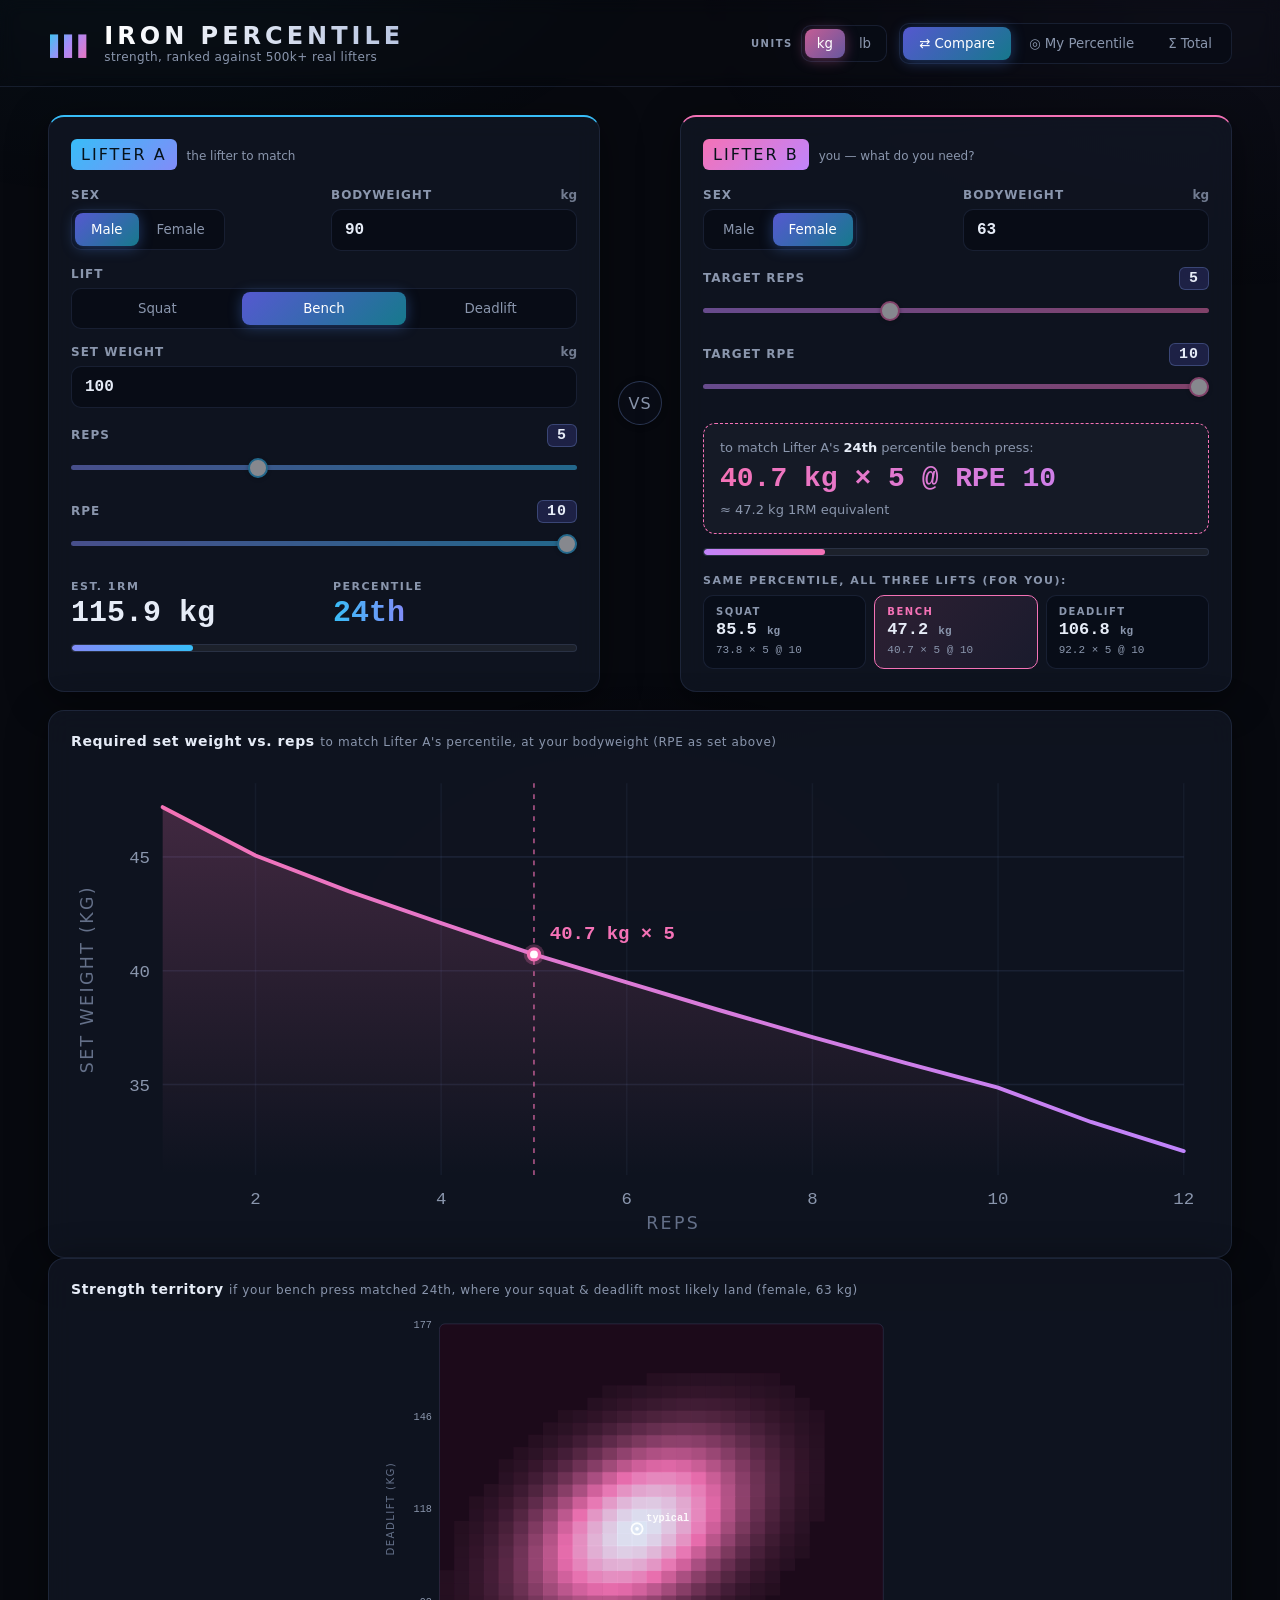
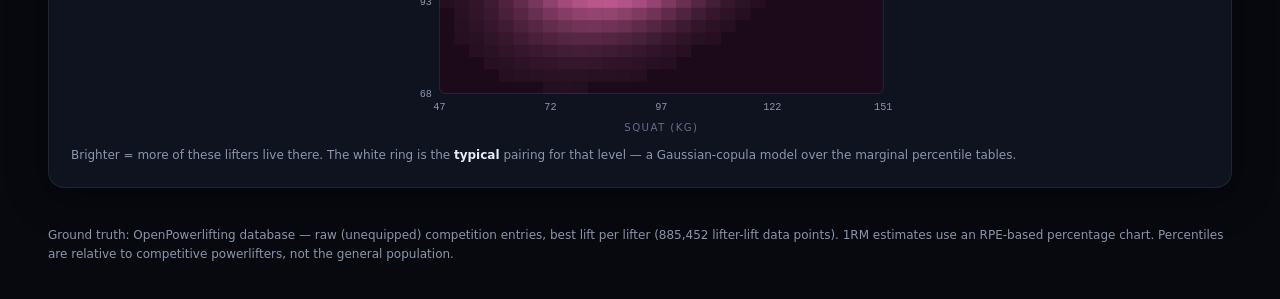
<file: index.html>
<!DOCTYPE html>
<html lang="en">
<head>
<meta charset="UTF-8">
<meta name="viewport" content="width=device-width, initial-scale=1.0">
<title>Iron Percentile — Strength Comparison</title>
<link rel="stylesheet" href="style.css">
</head>
<body>
<div class="bg-glow"></div>

<header>
  <div class="brand">
    <div class="brand-mark">▮▮▮</div>
    <div>
      <h1>IRON&nbsp;PERCENTILE</h1>
      <p class="tagline">strength, ranked against 500k+ real lifters</p>
    </div>
  </div>
  <div class="header-controls">
    <div class="unit-switch">
      <span class="unit-switch-label">UNITS</span>
      <div class="seg seg-small" id="unitToggle">
        <button data-unit="kg" class="active">kg</button>
        <button data-unit="lb">lb</button>
      </div>
    </div>
    <nav class="seg" id="modeTabs">
      <button data-mode="compare" class="active">⇄ Compare</button>
      <button data-mode="me">◎ My Percentile</button>
      <button data-mode="total">Σ Total</button>
    </nav>
  </div>
</header>

<main>
<!-- ============ MODE 1: COMPARE ============ -->
<section id="mode-compare" class="mode active">
  <div class="compare-grid">

    <div class="card lifter-card" id="card-a">
      <div class="card-head">
        <span class="badge" id="badge-a">LIFTER A</span>
        <span class="card-sub">the lifter to match</span>
      </div>

      <div class="field-row">
        <div class="field">
          <label>Sex</label>
          <div class="seg" data-field="a-sex">
            <button data-val="M" class="active">Male</button>
            <button data-val="F">Female</button>
          </div>
        </div>
        <div class="field">
          <label>Bodyweight <span class="unit-label">kg</span></label>
          <input type="number" id="a-bw" value="90" min="30" max="250" step="0.5">
        </div>
      </div>

      <div class="field">
        <label>Lift</label>
        <div class="seg seg-3" data-field="lift">
          <button data-val="squat">Squat</button>
          <button data-val="bench" class="active">Bench</button>
          <button data-val="deadlift">Deadlift</button>
        </div>
      </div>

      <div class="field">
        <label>Set weight <span class="unit-label">kg</span></label>
        <input type="number" id="a-weight" value="100" min="1" step="2.5">
      </div>

      <div class="field slider-field">
        <label>Reps <output id="a-reps-out">5</output></label>
        <input type="range" id="a-reps" min="1" max="12" value="5" step="1">
      </div>
      <div class="field slider-field">
        <label>RPE <output id="a-rpe-out">10</output></label>
        <input type="range" id="a-rpe" min="6" max="10" value="10" step="0.5">
      </div>

      <div class="result-strip">
        <div class="stat">
          <span class="stat-label">est. 1RM</span>
          <span class="stat-value" id="a-1rm">—</span>
        </div>
        <div class="stat">
          <span class="stat-label">percentile</span>
          <span class="stat-value pct-num" id="a-pct">—</span>
        </div>
      </div>
      <div class="pct-bar"><div class="pct-fill" id="a-bar"></div></div>
    </div>

    <div class="vs-divider"><span>VS</span></div>

    <div class="card lifter-card" id="card-b">
      <div class="card-head">
        <span class="badge" id="badge-b">LIFTER B</span>
        <span class="card-sub">you — what do you need?</span>
      </div>

      <div class="field-row">
        <div class="field">
          <label>Sex</label>
          <div class="seg" data-field="b-sex">
            <button data-val="M">Male</button>
            <button data-val="F" class="active">Female</button>
          </div>
        </div>
        <div class="field">
          <label>Bodyweight <span class="unit-label">kg</span></label>
          <input type="number" id="b-bw" value="63" min="30" max="250" step="0.5">
        </div>
      </div>

      <div class="field slider-field">
        <label>Target reps <output id="b-reps-out">5</output></label>
        <input type="range" id="b-reps" min="1" max="12" value="5" step="1">
      </div>
      <div class="field slider-field">
        <label>Target RPE <output id="b-rpe-out">10</output></label>
        <input type="range" id="b-rpe" min="6" max="10" value="10" step="0.5">
      </div>

      <div class="equiv-box">
        <p class="equiv-lead">to match Lifter A's <strong id="b-pct-echo">—</strong> percentile <span id="b-lift-echo"></span>:</p>
        <p class="equiv-main pct-num" id="b-target-wrap"><span id="b-target">—</span></p>
        <p class="equiv-sub">≈ <span id="b-1rm">—</span> 1RM equivalent</p>
      </div>
      <div class="pct-bar"><div class="pct-fill" id="b-bar"></div></div>

      <div class="lift-equivs" id="b-equivs">
        <p class="equivs-head">same percentile, all three lifts (for you):</p>
        <div class="equiv-tiles" id="b-equiv-tiles"></div>
      </div>
    </div>
  </div>

  <div class="card chart-card">
    <h3>Required set weight vs. reps <span class="h3-sub">to match Lifter A's percentile, at your bodyweight (RPE as set above)</span></h3>
    <div id="compare-chart" class="chart"></div>
  </div>

  <div class="card chart-card">
    <h3>Strength territory <span class="h3-sub" id="compare-heat-sub">where your other two lifts most likely land</span></h3>
    <div id="compare-heat" class="chart heat"></div>
    <p class="heat-cap">Brighter = more of these lifters live there. The white ring is the <strong>typical</strong> pairing for that level — a Gaussian-copula model over the marginal percentile tables.</p>
  </div>
</section>

<!-- ============ MODE 2: MY PERCENTILE ============ -->
<section id="mode-me" class="mode">
  <div class="me-grid">
    <div class="card lifter-card" id="card-m">
      <div class="card-head">
        <span class="badge" id="badge-m">YOUR SET</span>
        <span class="card-sub">one hard set → full picture</span>
      </div>

      <div class="field-row">
        <div class="field">
          <label>Sex</label>
          <div class="seg" data-field="m-sex">
            <button data-val="M" class="active">Male</button>
            <button data-val="F">Female</button>
          </div>
        </div>
        <div class="field">
          <label>Bodyweight <span class="unit-label">kg</span></label>
          <input type="number" id="m-bw" value="82.5" min="30" max="250" step="0.5">
        </div>
      </div>

      <div class="field">
        <label>Lift</label>
        <div class="seg seg-3" data-field="m-lift">
          <button data-val="squat" class="active">Squat</button>
          <button data-val="bench">Bench</button>
          <button data-val="deadlift">Deadlift</button>
        </div>
      </div>

      <div class="field">
        <label>Set weight <span class="unit-label">kg</span></label>
        <input type="number" id="m-weight" value="140" min="1" step="2.5">
      </div>

      <div class="field slider-field">
        <label>Reps <output id="m-reps-out">5</output></label>
        <input type="range" id="m-reps" min="1" max="12" value="5" step="1">
      </div>
      <div class="field slider-field">
        <label>RPE <output id="m-rpe-out">9</output></label>
        <input type="range" id="m-rpe" min="6" max="10" value="9" step="0.5">
      </div>

      <div class="hero-result">
        <div class="hero-stat">
          <span class="stat-label">estimated 1RM</span>
          <span class="hero-value" id="m-1rm">—</span>
        </div>
        <div class="hero-stat">
          <span class="stat-label">your percentile</span>
          <span class="hero-value pct-num" id="m-pct">—</span>
          <span class="hero-note" id="m-pct-note"></span>
        </div>
      </div>
      <div class="pct-bar"><div class="pct-fill" id="m-bar"></div></div>

      <div class="lift-equivs">
        <p class="equivs-head">your other lifts <em>should</em> be (same percentile):</p>
        <div class="equiv-tiles" id="m-equiv-tiles"></div>
      </div>
    </div>

    <div class="stack">
      <div class="card chart-card">
        <h3>Strength curve <span class="h3-sub">1RM needed at every percentile — your bodyweight &amp; sex</span></h3>
        <div id="me-chart-curve" class="chart"></div>
        <div class="field slider-field inline-slider">
          <label>Target percentile <output id="m-target-out">90</output></label>
          <input type="range" id="m-target" min="1" max="99" value="90" step="1">
        </div>
        <p class="callout" id="m-target-text">—</p>
      </div>

      <div class="card chart-card">
        <h3>Bodyweight leverage <span class="h3-sub">where your current 1RM ranks at every bodyweight</span></h3>
        <div id="me-chart-bw" class="chart"></div>
        <p class="callout" id="m-bw-text">—</p>
      </div>

      <div class="card chart-card">
        <h3>Strength territory <span class="h3-sub" id="me-heat-sub">where your other two lifts most likely land</span></h3>
        <div id="me-heat" class="chart heat"></div>
        <p class="heat-cap">Brighter = more lifters live there. The white ring is the <strong>typical</strong> pairing for a lifter at your level.</p>
      </div>
    </div>
  </div>
</section>

<!-- ============ MODE 3: TOTAL ============ -->
<section id="mode-total" class="mode">
  <div class="me-grid">
    <div class="card lifter-card" id="card-t">
      <div class="card-head">
        <span class="badge" id="badge-t">YOUR TOTAL</span>
        <span class="card-sub">all three lifts → one number</span>
      </div>

      <div class="field-row">
        <div class="field">
          <label>Sex</label>
          <div class="seg" data-field="t-sex">
            <button data-val="M" class="active">Male</button>
            <button data-val="F">Female</button>
          </div>
        </div>
        <div class="field">
          <label>Bodyweight <span class="unit-label">kg</span></label>
          <input type="number" id="t-bw" value="90" min="30" max="250" step="0.5">
        </div>
      </div>

      <div class="tlift" data-lift="squat">
        <div class="tlift-head"><span class="tlift-name">Squat</span><span class="tlift-meta"><span class="tlift-1rm" id="t-squat-1rm">—</span><span class="tlift-pct" id="t-squat-pct">—</span></span></div>
        <div class="field"><label>Set weight <span class="unit-label">kg</span></label><input type="number" id="t-squat-weight" value="160" min="1" step="2.5"></div>
        <div class="tlift-sliders">
          <div class="field slider-field"><label>Reps <output id="t-squat-reps-out">3</output></label><input type="range" id="t-squat-reps" min="1" max="12" value="3" step="1"></div>
          <div class="field slider-field"><label>RPE <output id="t-squat-rpe-out">8</output></label><input type="range" id="t-squat-rpe" min="6" max="10" value="8" step="0.5"></div>
        </div>
      </div>

      <div class="tlift" data-lift="bench">
        <div class="tlift-head"><span class="tlift-name">Bench</span><span class="tlift-meta"><span class="tlift-1rm" id="t-bench-1rm">—</span><span class="tlift-pct" id="t-bench-pct">—</span></span></div>
        <div class="field"><label>Set weight <span class="unit-label">kg</span></label><input type="number" id="t-bench-weight" value="110" min="1" step="2.5"></div>
        <div class="tlift-sliders">
          <div class="field slider-field"><label>Reps <output id="t-bench-reps-out">3</output></label><input type="range" id="t-bench-reps" min="1" max="12" value="3" step="1"></div>
          <div class="field slider-field"><label>RPE <output id="t-bench-rpe-out">8</output></label><input type="range" id="t-bench-rpe" min="6" max="10" value="8" step="0.5"></div>
        </div>
      </div>

      <div class="tlift" data-lift="deadlift">
        <div class="tlift-head"><span class="tlift-name">Deadlift</span><span class="tlift-meta"><span class="tlift-1rm" id="t-deadlift-1rm">—</span><span class="tlift-pct" id="t-deadlift-pct">—</span></span></div>
        <div class="field"><label>Set weight <span class="unit-label">kg</span></label><input type="number" id="t-deadlift-weight" value="200" min="1" step="2.5"></div>
        <div class="tlift-sliders">
          <div class="field slider-field"><label>Reps <output id="t-deadlift-reps-out">3</output></label><input type="range" id="t-deadlift-reps" min="1" max="12" value="3" step="1"></div>
          <div class="field slider-field"><label>RPE <output id="t-deadlift-rpe-out">8</output></label><input type="range" id="t-deadlift-rpe" min="6" max="10" value="8" step="0.5"></div>
        </div>
      </div>

      <div class="hero-result">
        <div class="hero-stat">
          <span class="stat-label">estimated total</span>
          <span class="hero-value" id="t-1rm">—</span>
        </div>
        <div class="hero-stat">
          <span class="stat-label">total percentile</span>
          <span class="hero-value pct-num" id="t-pct">—</span>
          <span class="hero-note" id="t-pct-note"></span>
        </div>
      </div>
      <div class="pct-bar"><div class="pct-fill" id="t-bar"></div></div>
    </div>

    <div class="stack">
      <div class="card chart-card" id="card-maintain">
        <h3>Maintain a total percentile <span class="h3-sub">drag one lift, the others compensate to hold the total</span></h3>

        <div class="field slider-field inline-slider">
          <label>Target total percentile <output id="t-target-out">90</output></label>
          <input type="range" id="t-target" min="1" max="99" value="90" step="1">
        </div>

        <div class="maintain-summary">
          <span class="maintain-total-label">held total</span>
          <span class="maintain-total-val" id="maintain-total">—</span>
          <span class="maintain-total-pct pct-num" id="maintain-total-pct">—</span>
        </div>

        <div class="alloc">
          <div class="alloc-row" data-lift="squat">
            <div class="alloc-top"><span class="alloc-name">Squat</span><span class="alloc-pct" id="alloc-squat-pct">—</span><span class="alloc-val" id="alloc-squat-val">—</span></div>
            <div class="pct-bar"><div class="pct-fill" id="alloc-squat-bar"></div></div>
            <input type="range" id="alloc-squat-slider" class="alloc-slider" min="0" max="400" value="0" step="2.5">
          </div>
          <div class="alloc-row" data-lift="bench">
            <div class="alloc-top"><span class="alloc-name">Bench</span><span class="alloc-pct" id="alloc-bench-pct">—</span><span class="alloc-val" id="alloc-bench-val">—</span></div>
            <div class="pct-bar"><div class="pct-fill" id="alloc-bench-bar"></div></div>
            <input type="range" id="alloc-bench-slider" class="alloc-slider" min="0" max="400" value="0" step="2.5">
          </div>
          <div class="alloc-row" data-lift="deadlift">
            <div class="alloc-top"><span class="alloc-name">Deadlift</span><span class="alloc-pct" id="alloc-deadlift-pct">—</span><span class="alloc-val" id="alloc-deadlift-val">—</span></div>
            <div class="pct-bar"><div class="pct-fill" id="alloc-deadlift-bar"></div></div>
            <input type="range" id="alloc-deadlift-slider" class="alloc-slider" min="0" max="400" value="0" step="2.5">
          </div>
        </div>

        <p class="callout" id="maintain-note">—</p>
      </div>
    </div>
  </div>

  <div class="card chart-card">
    <h3>Strength territory <span class="h3-sub">your three lifts on every 2-D projection — where you sit in the population cloud</span></h3>
    <div class="heat-trio">
      <div class="heat-cell">
        <p class="heat-trio-title">Squat × Bench</p>
        <div id="t-heat-sb" class="chart heat"></div>
      </div>
      <div class="heat-cell">
        <p class="heat-trio-title">Squat × Deadlift</p>
        <div id="t-heat-sd" class="chart heat"></div>
      </div>
      <div class="heat-cell">
        <p class="heat-trio-title">Bench × Deadlift</p>
        <div id="t-heat-bd" class="chart heat"></div>
      </div>
    </div>
    <p class="heat-cap">Brighter = more lifters of your sex &amp; bodyweight live there; the cloud tilts because the lifts are correlated. The white ring is the <strong>typical</strong> (p50) competitor; <strong>you</strong> is your own data point. Off-diagonal = an imbalance between those two lifts.</p>
  </div>
</section>
</main>

<footer>
  <p id="foot-note">Ground truth: OpenPowerlifting database — raw (unequipped) competition entries, best lift per lifter.</p>
</footer>

<script src="percentiles.js"></script>
<script src="app.js"></script>
</body>
</html>
</file>
<file: style.css>
/* ============ Iron Percentile — dark theme ============ */
:root {
  --bg: #07090f;
  --bg-card: rgba(18, 24, 38, 0.72);
  --border: rgba(120, 150, 220, 0.14);
  --border-bright: rgba(120, 150, 220, 0.32);
  --text: #e6ecf7;
  --text-dim: #8a96ad;
  --accent-a: #22d3ee;   /* cyan — neutral UI accent */
  --accent-a2: #6366f1;
  --accent-b: #f472b6;   /* magenta — neutral UI accent */
  --accent-b2: #a78bfa;
  /* per-lifter colour, set in JS from the chosen sex
     (light blue ♂ / pink ♀). Falls back to light blue. */
  --c: #38bdf8;
  --c2: #818cf8;
  --glow: rgba(56, 189, 248, 0.38);
  --mono: "JetBrains Mono", "SF Mono", "Cascadia Code", Consolas, monospace;
}

* { box-sizing: border-box; margin: 0; padding: 0; }

html { color-scheme: dark; }

body {
  background: var(--bg);
  color: var(--text);
  font-family: "Inter", "Segoe UI", system-ui, -apple-system, sans-serif;
  min-height: 100vh;
  overflow-x: hidden;
}

.bg-glow {
  position: fixed; inset: 0; z-index: -1; pointer-events: none;
  background:
    radial-gradient(900px 500px at 12% -10%, rgba(34, 211, 238, 0.04), transparent 60%),
    radial-gradient(900px 500px at 95% 0%, rgba(167, 139, 250, 0.04), transparent 60%),
    radial-gradient(700px 700px at 50% 120%, rgba(244, 114, 182, 0.03), transparent 60%);
}

/* ---------- header ---------- */
header {
  display: flex; align-items: center; justify-content: space-between;
  flex-wrap: wrap; gap: 16px;
  padding: 22px clamp(16px, 4vw, 48px);
  border-bottom: 1px solid var(--border);
  backdrop-filter: blur(8px);
}
.brand { display: flex; align-items: center; gap: 14px; }
.brand-mark {
  font-size: 22px; letter-spacing: 2px;
  background: linear-gradient(135deg, var(--accent-a), var(--accent-b2), var(--accent-b));
  -webkit-background-clip: text; background-clip: text; color: transparent;
  transform: scaleY(1.4);
}
h1 {
  font-size: clamp(18px, 2.4vw, 24px); font-weight: 800; letter-spacing: 4px;
  background: linear-gradient(90deg, #fff, #b9c6e2);
  -webkit-background-clip: text; background-clip: text; color: transparent;
}
.tagline { font-size: 12px; color: var(--text-dim); letter-spacing: 0.4px; }
.header-controls { display: flex; gap: 12px; align-items: center; }
.unit-switch { display: flex; align-items: center; gap: 8px; }
.unit-switch-label {
  font-size: 10px; font-weight: 700; letter-spacing: 1.5px; color: var(--text-dim);
}
.unit-switch .seg button.active {
  background: linear-gradient(135deg, rgba(244, 114, 182, 0.8), rgba(167, 139, 250, 0.6));
  box-shadow: 0 2px 14px rgba(244, 114, 182, 0.35);
}

/* ---------- segmented controls ---------- */
.seg {
  display: inline-flex; padding: 3px; gap: 2px;
  background: rgba(8, 12, 22, 0.8);
  border: 1px solid var(--border); border-radius: 10px;
}
.seg button {
  appearance: none; border: 0; cursor: pointer;
  background: transparent; color: var(--text-dim);
  font: 600 13px/1 inherit; font-family: inherit;
  padding: 9px 16px; border-radius: 8px;
  transition: all .18s ease;
  white-space: nowrap;
}
.seg button:hover { color: var(--text); }
.seg button.active {
  color: #fff;
  background: linear-gradient(135deg, rgba(99, 102, 241, 0.85), rgba(34, 211, 238, 0.55));
  box-shadow: 0 2px 14px rgba(80, 140, 255, 0.35);
}
.seg-small button { padding: 7px 12px; }
.seg-3 { width: 100%; }
.seg-3 button { flex: 1; }

/* ---------- layout ---------- */
main { padding: 28px clamp(16px, 4vw, 48px) 12px; max-width: 1280px; margin: 0 auto; }
.mode { display: none; }
.mode.active { display: block; animation: rise .35s ease; }
@keyframes rise { from { opacity: 0; transform: translateY(10px); } to { opacity: 1; } }

.compare-grid {
  display: grid; grid-template-columns: 1fr auto 1fr; gap: 18px;
  align-items: stretch; margin-bottom: 18px;
}
.me-grid { display: grid; grid-template-columns: 380px 1fr; gap: 18px; }
.stack { display: flex; flex-direction: column; gap: 18px; }

@media (max-width: 980px) {
  .compare-grid { grid-template-columns: 1fr; }
  .me-grid { grid-template-columns: 1fr; }
  .vs-divider { transform: rotate(90deg); height: 40px; }
}

/* ---------- cards ---------- */
.card {
  background: var(--bg-card);
  border: 1px solid var(--border);
  border-radius: 16px;
  padding: 22px;
  backdrop-filter: blur(12px);
  box-shadow: 0 8px 40px rgba(0, 0, 0, 0.45);
}
.lifter-card { border-top: 2px solid var(--c); transition: border-color .25s; }

.card-head { display: flex; align-items: baseline; gap: 10px; margin-bottom: 18px; }
.badge {
  font: 800 11px/1 inherit; letter-spacing: 2px; padding: 6px 10px; border-radius: 6px;
  color: #06121a; background: linear-gradient(135deg, var(--c), var(--c2));
}
.card-sub { color: var(--text-dim); font-size: 12px; }

.vs-divider { display: flex; align-items: center; justify-content: center; }
.vs-divider span {
  font: 800 14px/1 inherit; letter-spacing: 1px; color: var(--text-dim);
  border: 1px solid var(--border-bright); border-radius: 50%;
  width: 44px; height: 44px; display: grid; place-items: center;
  background: rgba(10, 14, 24, 0.9);
  box-shadow: 0 1px 6px rgba(0, 0, 0, 0.3);
}

/* ---------- fields ---------- */
.field { margin-bottom: 16px; flex: 1; }
.field-row { display: flex; gap: 14px; }
.field label {
  display: flex; justify-content: space-between; align-items: baseline;
  font-size: 12px; font-weight: 600; letter-spacing: 1px; text-transform: uppercase;
  color: var(--text-dim); margin-bottom: 7px;
}
.unit-label { text-transform: none; letter-spacing: 0; opacity: .8; }
input[type="number"] {
  width: 100%;
  background: rgba(8, 12, 22, 0.8);
  border: 1px solid var(--border); border-radius: 10px;
  color: var(--text); font: 600 16px/1 var(--mono);
  padding: 11px 13px;
  transition: border-color .15s;
}
input[type="number"]:focus { outline: none; border-color: var(--accent-a2); box-shadow: 0 0 0 3px rgba(99,102,241,.18); }

.slider-field output {
  font: 700 15px/1 var(--mono); color: var(--text);
  background: rgba(99, 102, 241, 0.18); border: 1px solid var(--border-bright);
  padding: 3px 9px; border-radius: 6px;
}
input[type="range"] {
  width: 100%; appearance: none; -webkit-appearance: none; height: 26px; background: transparent; cursor: pointer;
  overflow: visible;
}
input[type="range"]::-webkit-slider-runnable-track {
  height: 5px; border-radius: 3px;
  background: linear-gradient(90deg, var(--c2), var(--c));
  opacity: .5;
}
input[type="range"]::-webkit-slider-thumb {
  -webkit-appearance: none; appearance: none;
  width: 20px; height: 20px; border-radius: 50%; margin-top: -7px;
  background: #fff;
  border: 2px solid var(--c);
  box-shadow: 0 1px 4px rgba(0, 0, 0, 0.4);
  position: relative; z-index: 2;
}
input[type="range"]::-moz-range-track {
  height: 5px; border-radius: 3px;
  background: linear-gradient(90deg, var(--c2), var(--c));
  opacity: .5;
}
input[type="range"]::-moz-range-thumb {
  width: 20px; height: 20px; border-radius: 50%;
  background: #fff; border: 2px solid var(--c);
  box-shadow: 0 1px 4px rgba(0, 0, 0, 0.4);
}

/* ---------- results ---------- */
.result-strip { display: flex; gap: 18px; margin-top: 20px; }
.stat { flex: 1; }
.stat-label {
  display: block; font-size: 11px; font-weight: 600; letter-spacing: 1.5px;
  text-transform: uppercase; color: var(--text-dim); margin-bottom: 4px;
}
.stat-value { font: 800 30px/1.1 var(--mono); }
.grad-a {
  background: linear-gradient(90deg, var(--accent-a), var(--accent-a2));
  -webkit-background-clip: text; background-clip: text; color: transparent;
}
.grad-b {
  background: linear-gradient(90deg, var(--accent-b), var(--accent-b2));
  -webkit-background-clip: text; background-clip: text; color: transparent;
}

.pct-bar {
  margin-top: 14px; height: 8px; border-radius: 4px; overflow: hidden;
  background: rgba(255, 255, 255, 0.06); border: 1px solid var(--border);
}
.pct-fill {
  height: 100%; width: 0%; border-radius: 4px;
  background: linear-gradient(90deg, var(--c2), var(--c));
  transition: width .4s cubic-bezier(.2, .8, .2, 1);
}

/* gradient percentile numbers (JS repaints per sex; this is the fallback) */
.pct-num {
  background: linear-gradient(90deg, var(--c), var(--c2));
  -webkit-background-clip: text; background-clip: text; color: transparent;
}

.equiv-box {
  margin-top: 20px; padding: 16px;
  border: 1px dashed var(--c); border-radius: 12px;
  background: rgba(255, 255, 255, 0.03);
}
.equiv-lead { font-size: 13px; color: var(--text-dim); }
.equiv-lead strong { color: var(--text); }
.equiv-main {
  font: 800 28px/1.25 var(--mono); margin: 6px 0;
  background: linear-gradient(90deg, var(--c), var(--c2));
  -webkit-background-clip: text; background-clip: text; color: transparent;
}
.equiv-sub { font-size: 13px; color: var(--text-dim); }

/* cross-lift equivalents */
.lift-equivs { margin-top: 18px; }
.equivs-head {
  font-size: 11px; font-weight: 600; letter-spacing: 1.5px; text-transform: uppercase;
  color: var(--text-dim); margin-bottom: 8px;
}
.equivs-head em { font-style: italic; text-transform: none; }
.equiv-tiles { display: grid; grid-template-columns: repeat(3, 1fr); gap: 8px; }
.equiv-tile {
  display: flex; flex-direction: column; gap: 3px;
  padding: 10px 12px; border-radius: 10px;
  background: rgba(8, 12, 22, 0.7); border: 1px solid var(--border);
}
.equiv-tile-active {
  border-color: var(--border-bright);
  background: linear-gradient(135deg, rgba(99, 102, 241, 0.16), rgba(34, 211, 238, 0.08));
  box-shadow: none;
}
.tile-lift {
  font-size: 10px; font-weight: 700; letter-spacing: 1.5px; text-transform: uppercase;
  color: var(--text-dim);
}
.equiv-tile-active .tile-lift { color: var(--accent-a); }
.tile-1rm { font: 700 17px/1.2 var(--mono); color: var(--text); }
.tile-1rm em { font-style: normal; font-size: 11px; color: var(--text-dim); }
.tile-set { font: 500 11px/1.3 var(--mono); color: var(--text-dim); }

.hero-result { display: flex; gap: 22px; margin-top: 22px; flex-wrap: wrap; }
.hero-stat { flex: 1; min-width: 130px; }
.hero-value { font: 800 36px/1.15 var(--mono); display: block; }
.hero-note { font-size: 12px; color: var(--text-dim); }

/* ---------- charts ---------- */
.chart-card h3 { font-size: 14px; letter-spacing: .6px; margin-bottom: 12px; }
.h3-sub { font-weight: 400; font-size: 12px; color: var(--text-dim); }
.chart { width: 100%; position: relative; }
.chart svg { display: block; width: 100%; height: auto; }
.chart-tip {
  position: absolute; pointer-events: none; z-index: 5;
  background: rgba(10, 14, 24, 0.95); border: 1px solid var(--border-bright);
  border-radius: 8px; padding: 7px 10px;
  font: 600 12px/1.5 var(--mono); color: var(--text);
  white-space: nowrap; transform: translate(-50%, -120%);
  box-shadow: 0 4px 20px rgba(0, 0, 0, .5);
  display: none;
}
.inline-slider { margin: 14px 4px 0; }
.callout {
  margin-top: 10px; padding: 12px 14px; border-radius: 10px;
  background: rgba(34, 211, 238, 0.06); border: 1px solid var(--border);
  font-size: 13.5px; line-height: 1.55; color: var(--text);
}
.callout strong { font-family: var(--mono); }

/* ---------- heat map ---------- */
.chart.heat svg { max-width: 520px; margin: 0 auto; }
.heat-trio { display: grid; grid-template-columns: repeat(3, 1fr); gap: 14px; }
.heat-trio .chart.heat svg { max-width: none; }
.heat-cell {
  padding: 10px; border-radius: 12px;
  background: rgba(8, 12, 22, 0.45); border: 1px solid var(--border);
}
.heat-trio-title {
  font-size: 11px; font-weight: 700; letter-spacing: 1.5px; text-transform: uppercase;
  color: var(--text-dim); margin-bottom: 6px; text-align: center;
}
@media (max-width: 900px) { .heat-trio { grid-template-columns: 1fr; } }
.heat-cap {
  margin-top: 10px; font-size: 12px; line-height: 1.55; color: var(--text-dim);
}
.heat-cap strong { color: var(--text); font-weight: 700; }

/* ---------- total mode: per-lift entry ---------- */
.tlift {
  margin-bottom: 16px; padding: 14px;
  border: 1px solid var(--border); border-radius: 12px;
  background: rgba(8, 12, 22, 0.45);
}
.tlift-head {
  display: flex; align-items: baseline; justify-content: space-between;
  margin-bottom: 10px;
}
.tlift-name {
  font-size: 13px; font-weight: 700; letter-spacing: 1.5px; text-transform: uppercase;
  color: var(--text);
}
.tlift-meta { display: flex; align-items: baseline; gap: 10px; }
.tlift-1rm { font: 600 12px/1 var(--mono); color: var(--text-dim); }
.tlift-pct {
  font: 800 16px/1 var(--mono);
  background: linear-gradient(90deg, var(--c), var(--c2));
  -webkit-background-clip: text; background-clip: text; color: transparent;
}
.tlift .field { margin-bottom: 10px; }
.tlift-sliders { display: flex; gap: 14px; }
.tlift-sliders .slider-field { flex: 1; margin-bottom: 0; }

/* ---------- maintain-percentile allocator ---------- */
.maintain-summary {
  display: flex; align-items: baseline; gap: 10px;
  margin: 6px 2px 18px;
}
.maintain-total-label {
  font-size: 11px; font-weight: 600; letter-spacing: 1.5px; text-transform: uppercase;
  color: var(--text-dim);
}
.maintain-total-val { font: 800 22px/1 var(--mono); color: var(--text); }
.maintain-total-pct { font: 800 22px/1 var(--mono); }

.alloc { display: flex; flex-direction: column; gap: 16px; }
.alloc-row {
  padding: 12px 14px; border-radius: 12px;
  background: rgba(8, 12, 22, 0.45); border: 1px solid var(--border);
}
.alloc-top {
  display: flex; align-items: baseline; gap: 10px; margin-bottom: 8px;
}
.alloc-name {
  font-size: 12px; font-weight: 700; letter-spacing: 1.5px; text-transform: uppercase;
  color: var(--text); flex: 0 0 auto; min-width: 74px;
}
.alloc-pct {
  font: 800 17px/1 var(--mono);
  background: linear-gradient(90deg, var(--c), var(--c2));
  -webkit-background-clip: text; background-clip: text; color: transparent;
}
.alloc-val { margin-left: auto; font: 600 13px/1 var(--mono); color: var(--text-dim); }
.alloc-row .pct-bar { margin-top: 0; }
.alloc-slider { margin-top: 10px; }

footer { padding: 26px clamp(16px, 4vw, 48px) 34px; max-width: 1280px; margin: 0 auto; }
footer p { font-size: 12px; color: var(--text-dim); line-height: 1.6; }
</file>
